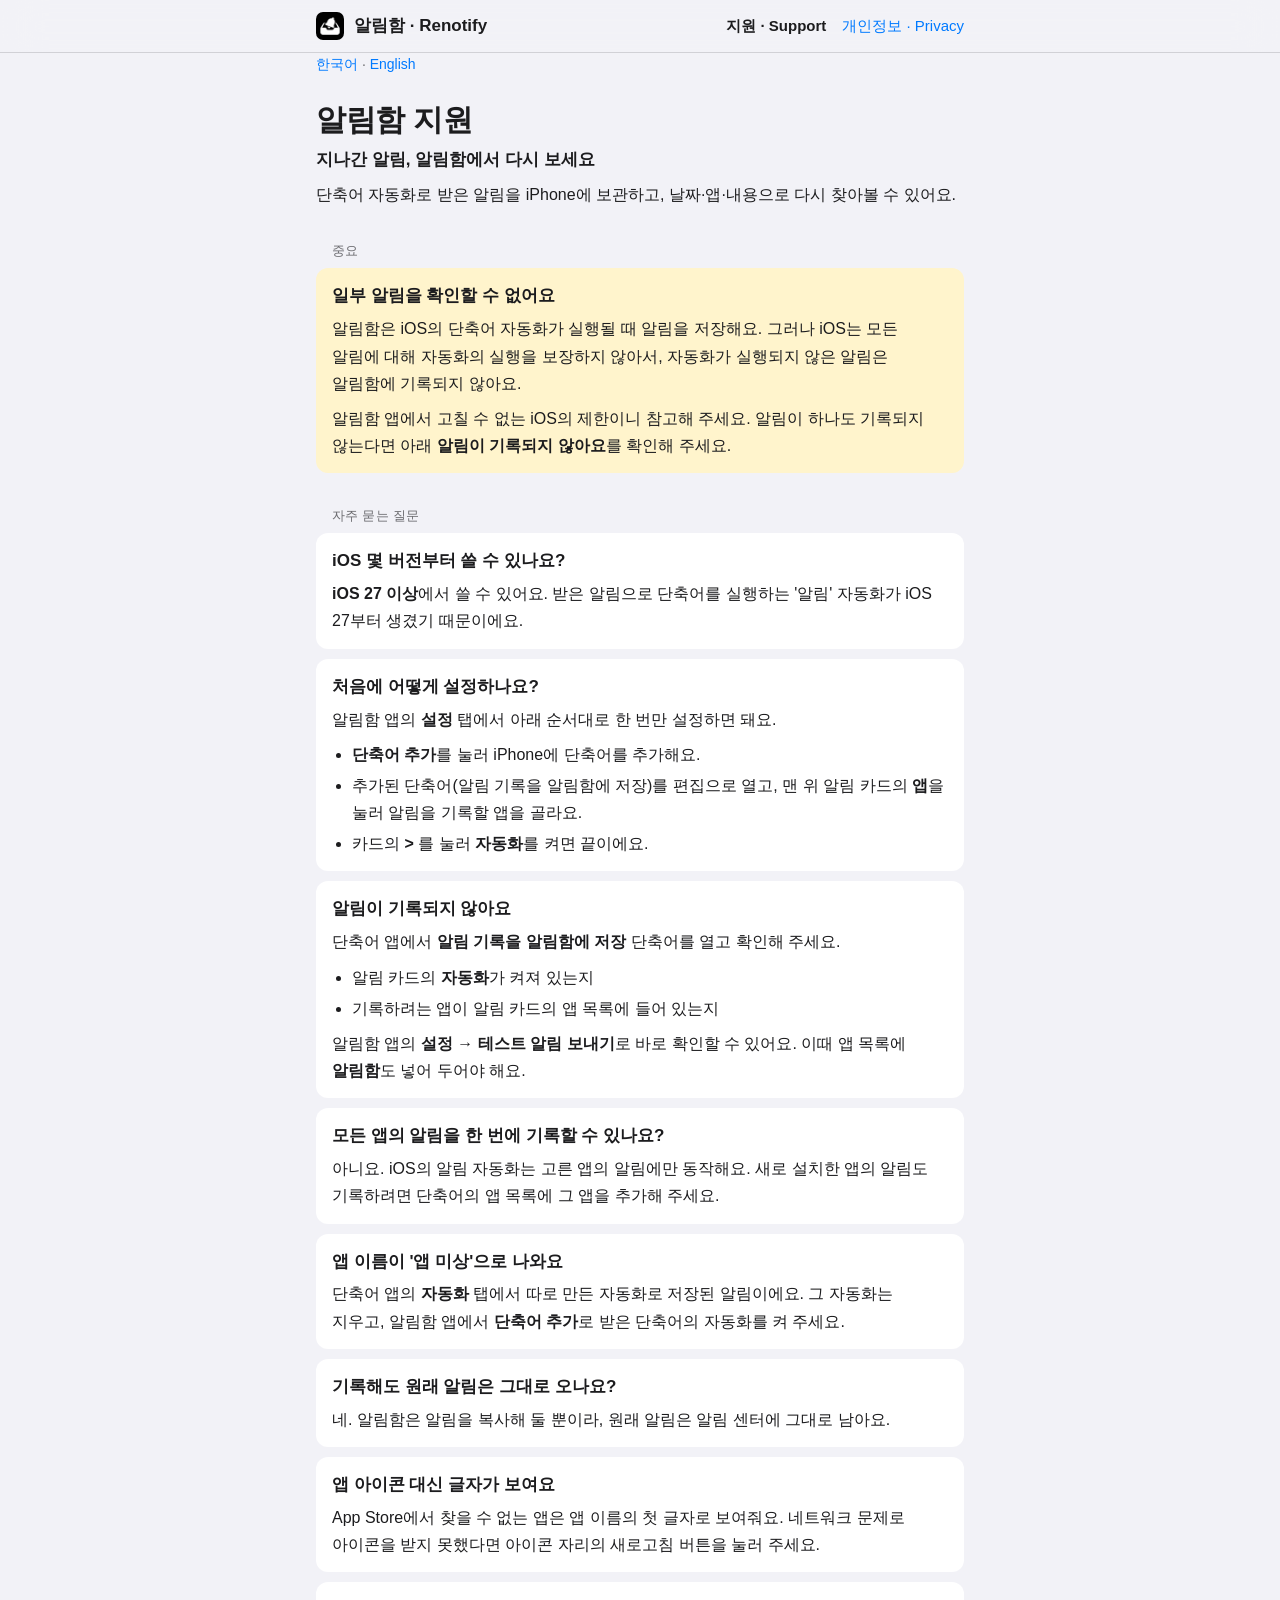
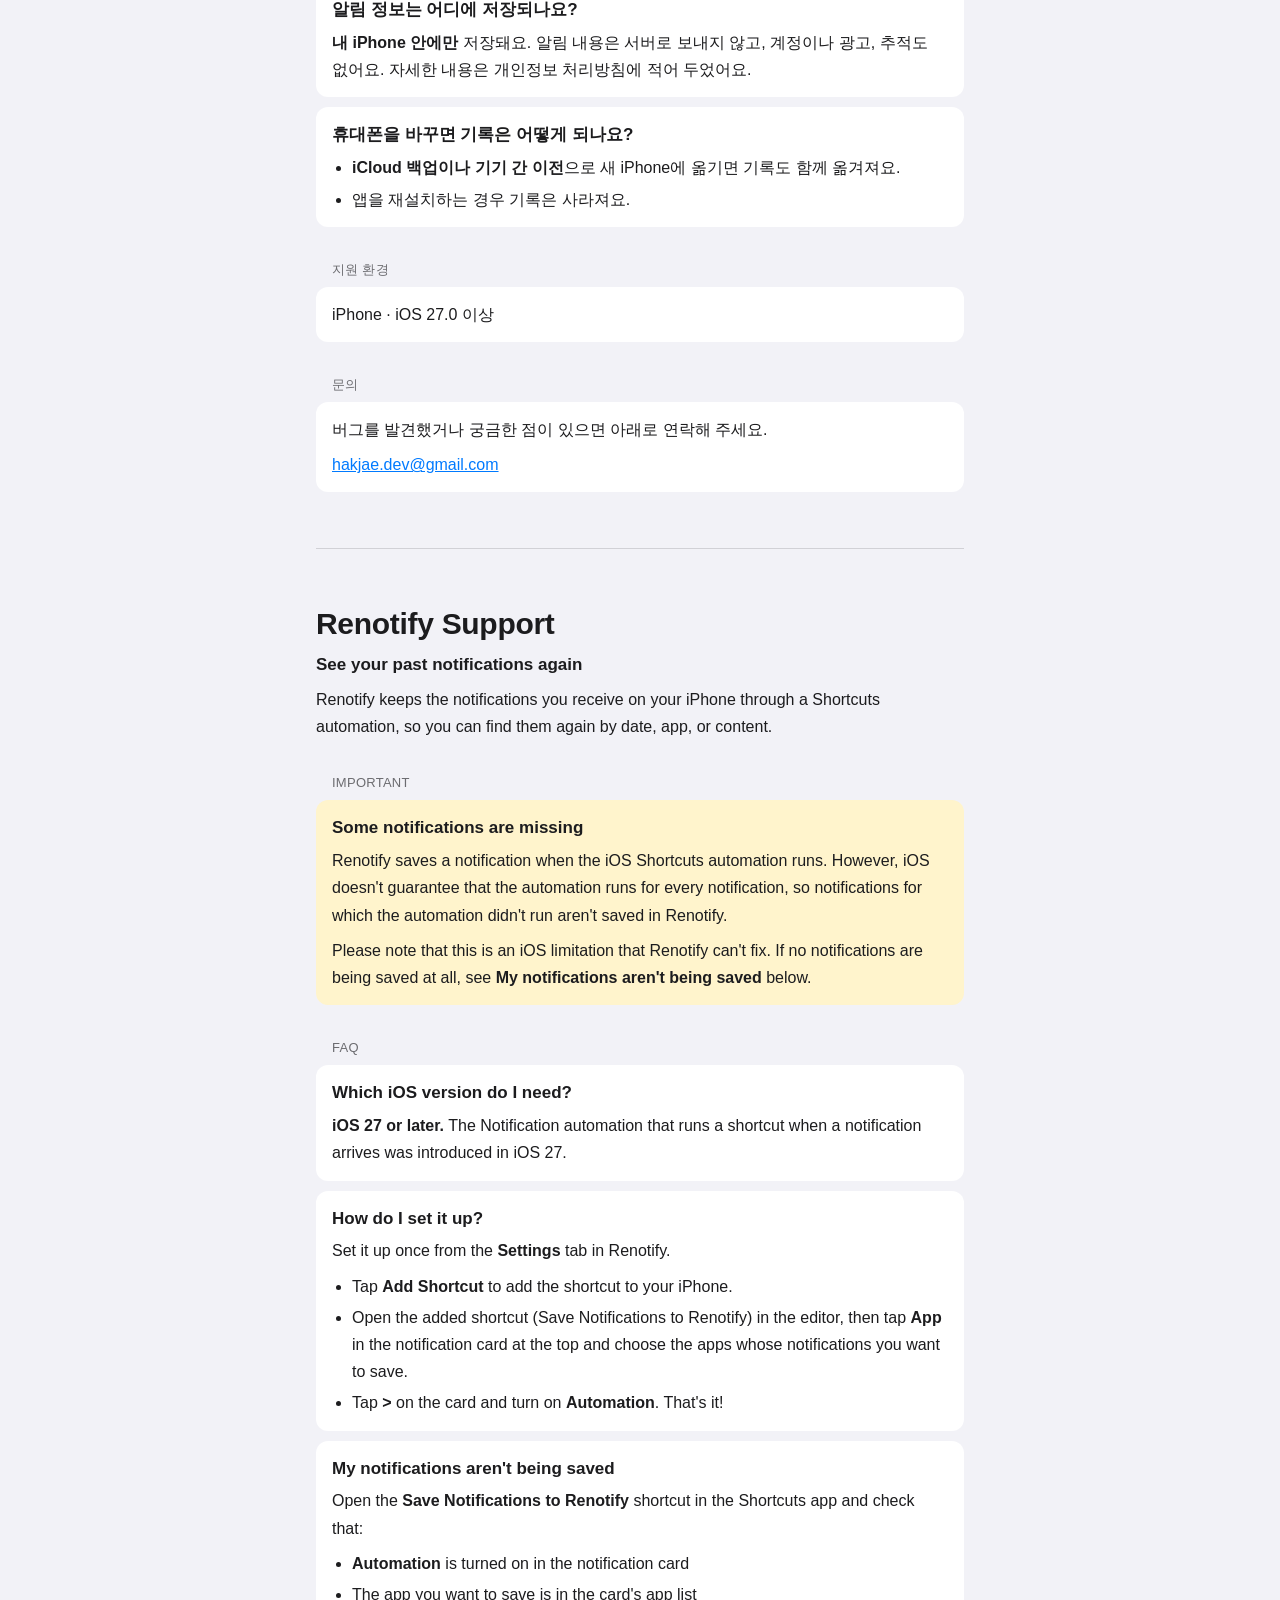
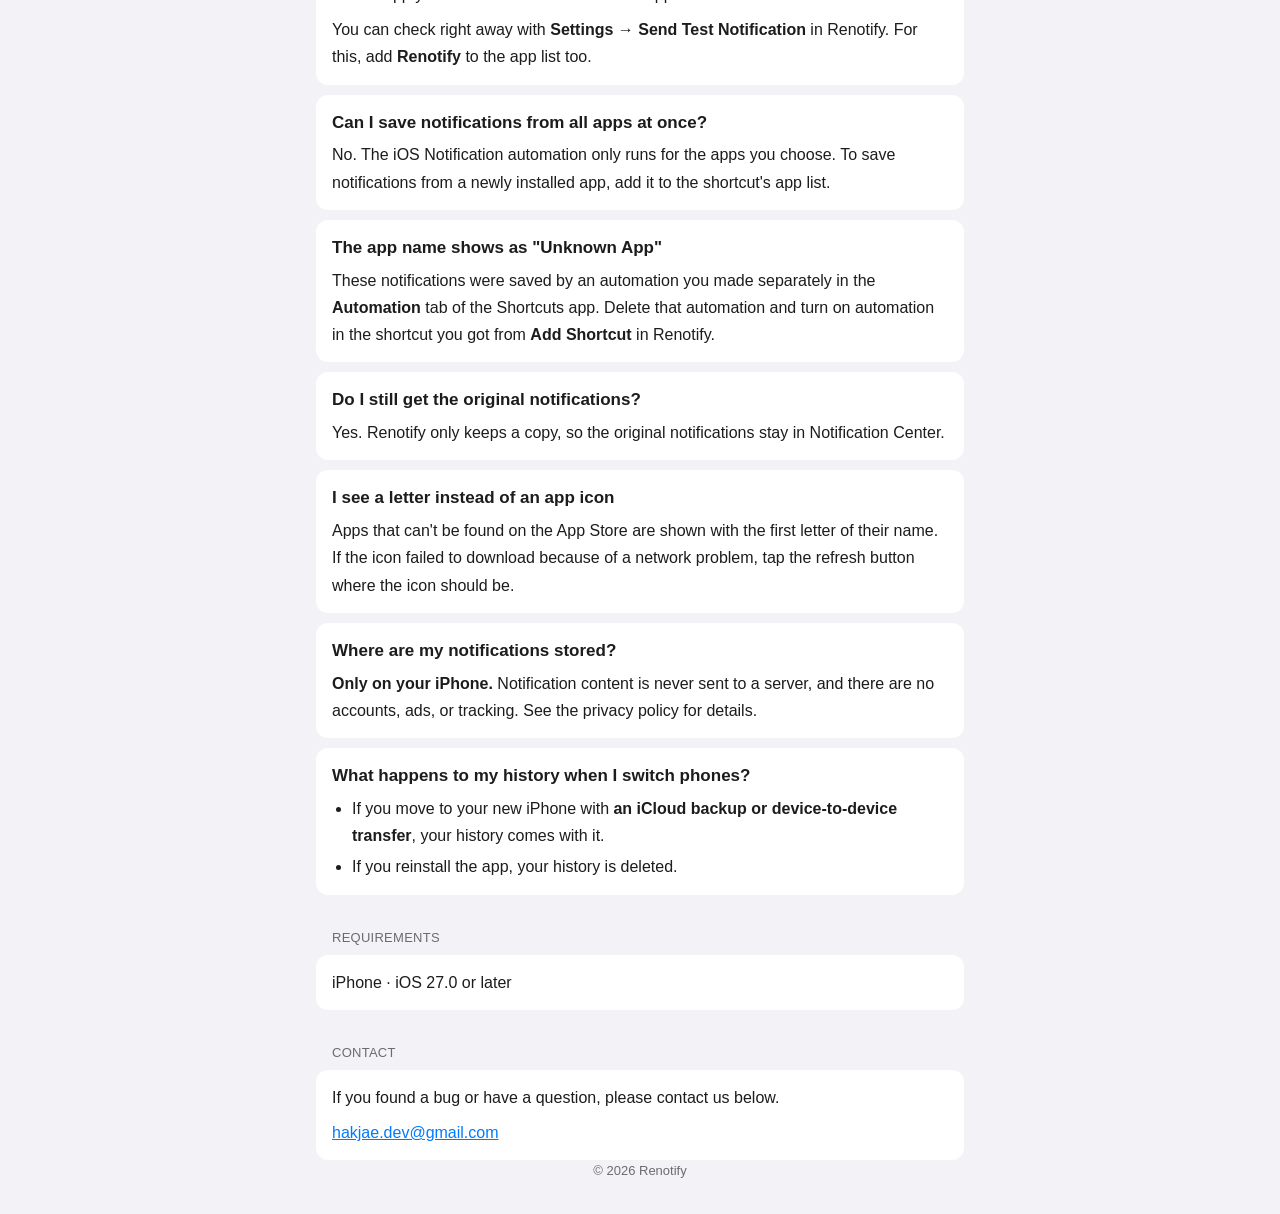
<file: index.html>
<!doctype html>
<html lang="ko">
<head>
<meta charset="utf-8">
<meta name="viewport" content="width=device-width, initial-scale=1">
<title>알림함 지원 · Renotify Support</title>
<meta name="description" content="알림함 앱 사용 중 자주 묻는 질문과 문의처 · FAQ and contact for Renotify">
<link rel="icon" href="logo.png">
<link rel="apple-touch-icon" href="logo.png">
<link rel="stylesheet" href="style.css?v=98f18f9c">
</head>
<body>
<header><div class="wrap">
<img src="logo.png" alt="">
<span class="name">알림함 · Renotify</span>
<nav><a href="index.html" aria-current="page">지원 · Support</a><a href="privacy.html">개인정보 · Privacy</a></nav>
</div></header>
<main class="wrap">
<p class="lang"><a href="#ko">한국어</a> · <a href="#en">English</a></p>
<h1 id="ko">알림함 지원</h1>
<p class="lead">지나간 알림, 알림함에서 다시 보세요</p>
<div class="intro"><p>단축어 자동화로 받은 알림을 iPhone에 보관하고, 날짜·앱·내용으로 다시 찾아볼 수 있어요.</p></div>
<h2>중요</h2>
<div class="card notice"><h3>일부 알림을 확인할 수 없어요</h3><p>알림함은 iOS의 단축어 자동화가 실행될 때 알림을 저장해요. 그러나 iOS는 모든 알림에 대해 자동화의 실행을 보장하지 않아서, 자동화가 실행되지 않은 알림은 알림함에 기록되지 않아요.</p>
<p>알림함 앱에서 고칠 수 없는 iOS의 제한이니 참고해 주세요. 알림이 하나도 기록되지 않는다면 아래 <strong>알림이 기록되지 않아요</strong>를 확인해 주세요.</p></div>
<h2>자주 묻는 질문</h2>
<div class="card"><h3>iOS 몇 버전부터 쓸 수 있나요?</h3><p><strong>iOS 27 이상</strong>에서 쓸 수 있어요. 받은 알림으로 단축어를 실행하는 '알림' 자동화가 iOS 27부터 생겼기 때문이에요.</p></div>
<div class="card"><h3>처음에 어떻게 설정하나요?</h3><p>알림함 앱의 <strong>설정</strong> 탭에서 아래 순서대로 한 번만 설정하면 돼요.</p>
<ul><li><strong>단축어 추가</strong>를 눌러 iPhone에 단축어를 추가해요.</li><li>추가된 단축어(알림 기록을 알림함에 저장)를 편집으로 열고, 맨 위 알림 카드의 <strong>앱</strong>을 눌러 알림을 기록할 앱을 골라요.</li><li>카드의 <strong>&gt;</strong> 를 눌러 <strong>자동화</strong>를 켜면 끝이에요.</li></ul></div>
<div class="card"><h3>알림이 기록되지 않아요</h3><p>단축어 앱에서 <strong>알림 기록을 알림함에 저장</strong> 단축어를 열고 확인해 주세요.</p>
<ul><li>알림 카드의 <strong>자동화</strong>가 켜져 있는지</li><li>기록하려는 앱이 알림 카드의 앱 목록에 들어 있는지</li></ul>
<p>알림함 앱의 <strong>설정 → 테스트 알림 보내기</strong>로 바로 확인할 수 있어요. 이때 앱 목록에 <strong>알림함</strong>도 넣어 두어야 해요.</p></div>
<div class="card"><h3>모든 앱의 알림을 한 번에 기록할 수 있나요?</h3><p>아니요. iOS의 알림 자동화는 고른 앱의 알림에만 동작해요. 새로 설치한 앱의 알림도 기록하려면 단축어의 앱 목록에 그 앱을 추가해 주세요.</p></div>
<div class="card"><h3>앱 이름이 '앱 미상'으로 나와요</h3><p>단축어 앱의 <strong>자동화</strong> 탭에서 따로 만든 자동화로 저장된 알림이에요. 그 자동화는 지우고, 알림함 앱에서 <strong>단축어 추가</strong>로 받은 단축어의 자동화를 켜 주세요.</p></div>
<div class="card"><h3>기록해도 원래 알림은 그대로 오나요?</h3><p>네. 알림함은 알림을 복사해 둘 뿐이라, 원래 알림은 알림 센터에 그대로 남아요.</p></div>
<div class="card"><h3>앱 아이콘 대신 글자가 보여요</h3><p>App Store에서 찾을 수 없는 앱은 앱 이름의 첫 글자로 보여줘요. 네트워크 문제로 아이콘을 받지 못했다면 아이콘 자리의 새로고침 버튼을 눌러 주세요.</p></div>
<div class="card"><h3>알림 정보는 어디에 저장되나요?</h3><p><strong>내 iPhone 안에만</strong> 저장돼요. 알림 내용은 서버로 보내지 않고, 계정이나 광고, 추적도 없어요. 자세한 내용은 개인정보 처리방침에 적어 두었어요.</p></div>
<div class="card"><h3>휴대폰을 바꾸면 기록은 어떻게 되나요?</h3><ul><li><strong>iCloud 백업이나 기기 간 이전</strong>으로 새 iPhone에 옮기면 기록도 함께 옮겨져요.</li><li>앱을 재설치하는 경우 기록은 사라져요.</li></ul></div>
<h2>지원 환경</h2>
<div class="card"><p>iPhone · iOS 27.0 이상</p></div>
<h2>문의</h2>
<div class="card"><p>버그를 발견했거나 궁금한 점이 있으면 아래로 연락해 주세요.</p>
<p><a href="mailto:hakjae.dev@gmail.com">hakjae.dev@gmail.com</a></p></div>
<hr>
<div lang="en">
<h1 id="en">Renotify Support</h1>
<p class="lead">See your past notifications again</p>
<div class="intro"><p>Renotify keeps the notifications you receive on your iPhone through a Shortcuts automation, so you can find them again by date, app, or content.</p></div>
<h2>Important</h2>
<div class="card notice"><h3>Some notifications are missing</h3><p>Renotify saves a notification when the iOS Shortcuts automation runs. However, iOS doesn't guarantee that the automation runs for every notification, so notifications for which the automation didn't run aren't saved in Renotify.</p>
<p>Please note that this is an iOS limitation that Renotify can't fix. If no notifications are being saved at all, see <strong>My notifications aren't being saved</strong> below.</p></div>
<h2>FAQ</h2>
<div class="card"><h3>Which iOS version do I need?</h3><p><strong>iOS 27 or later.</strong> The Notification automation that runs a shortcut when a notification arrives was introduced in iOS 27.</p></div>
<div class="card"><h3>How do I set it up?</h3><p>Set it up once from the <strong>Settings</strong> tab in Renotify.</p>
<ul><li>Tap <strong>Add Shortcut</strong> to add the shortcut to your iPhone.</li><li>Open the added shortcut (Save Notifications to Renotify) in the editor, then tap <strong>App</strong> in the notification card at the top and choose the apps whose notifications you want to save.</li><li>Tap <strong>&gt;</strong> on the card and turn on <strong>Automation</strong>. That's it!</li></ul></div>
<div class="card"><h3>My notifications aren't being saved</h3><p>Open the <strong>Save Notifications to Renotify</strong> shortcut in the Shortcuts app and check that:</p>
<ul><li><strong>Automation</strong> is turned on in the notification card</li><li>The app you want to save is in the card's app list</li></ul>
<p>You can check right away with <strong>Settings → Send Test Notification</strong> in Renotify. For this, add <strong>Renotify</strong> to the app list too.</p></div>
<div class="card"><h3>Can I save notifications from all apps at once?</h3><p>No. The iOS Notification automation only runs for the apps you choose. To save notifications from a newly installed app, add it to the shortcut's app list.</p></div>
<div class="card"><h3>The app name shows as "Unknown App"</h3><p>These notifications were saved by an automation you made separately in the <strong>Automation</strong> tab of the Shortcuts app. Delete that automation and turn on automation in the shortcut you got from <strong>Add Shortcut</strong> in Renotify.</p></div>
<div class="card"><h3>Do I still get the original notifications?</h3><p>Yes. Renotify only keeps a copy, so the original notifications stay in Notification Center.</p></div>
<div class="card"><h3>I see a letter instead of an app icon</h3><p>Apps that can't be found on the App Store are shown with the first letter of their name. If the icon failed to download because of a network problem, tap the refresh button where the icon should be.</p></div>
<div class="card"><h3>Where are my notifications stored?</h3><p><strong>Only on your iPhone.</strong> Notification content is never sent to a server, and there are no accounts, ads, or tracking. See the privacy policy for details.</p></div>
<div class="card"><h3>What happens to my history when I switch phones?</h3><ul><li>If you move to your new iPhone with <strong>an iCloud backup or device-to-device transfer</strong>, your history comes with it.</li><li>If you reinstall the app, your history is deleted.</li></ul></div>
<h2>Requirements</h2>
<div class="card"><p>iPhone · iOS 27.0 or later</p></div>
<h2>Contact</h2>
<div class="card"><p>If you found a bug or have a question, please contact us below.</p>
<p><a href="mailto:hakjae.dev@gmail.com">hakjae.dev@gmail.com</a></p></div>
</div>
</main>
<footer>© 2026 Renotify</footer>
</body>
</html>
</file>
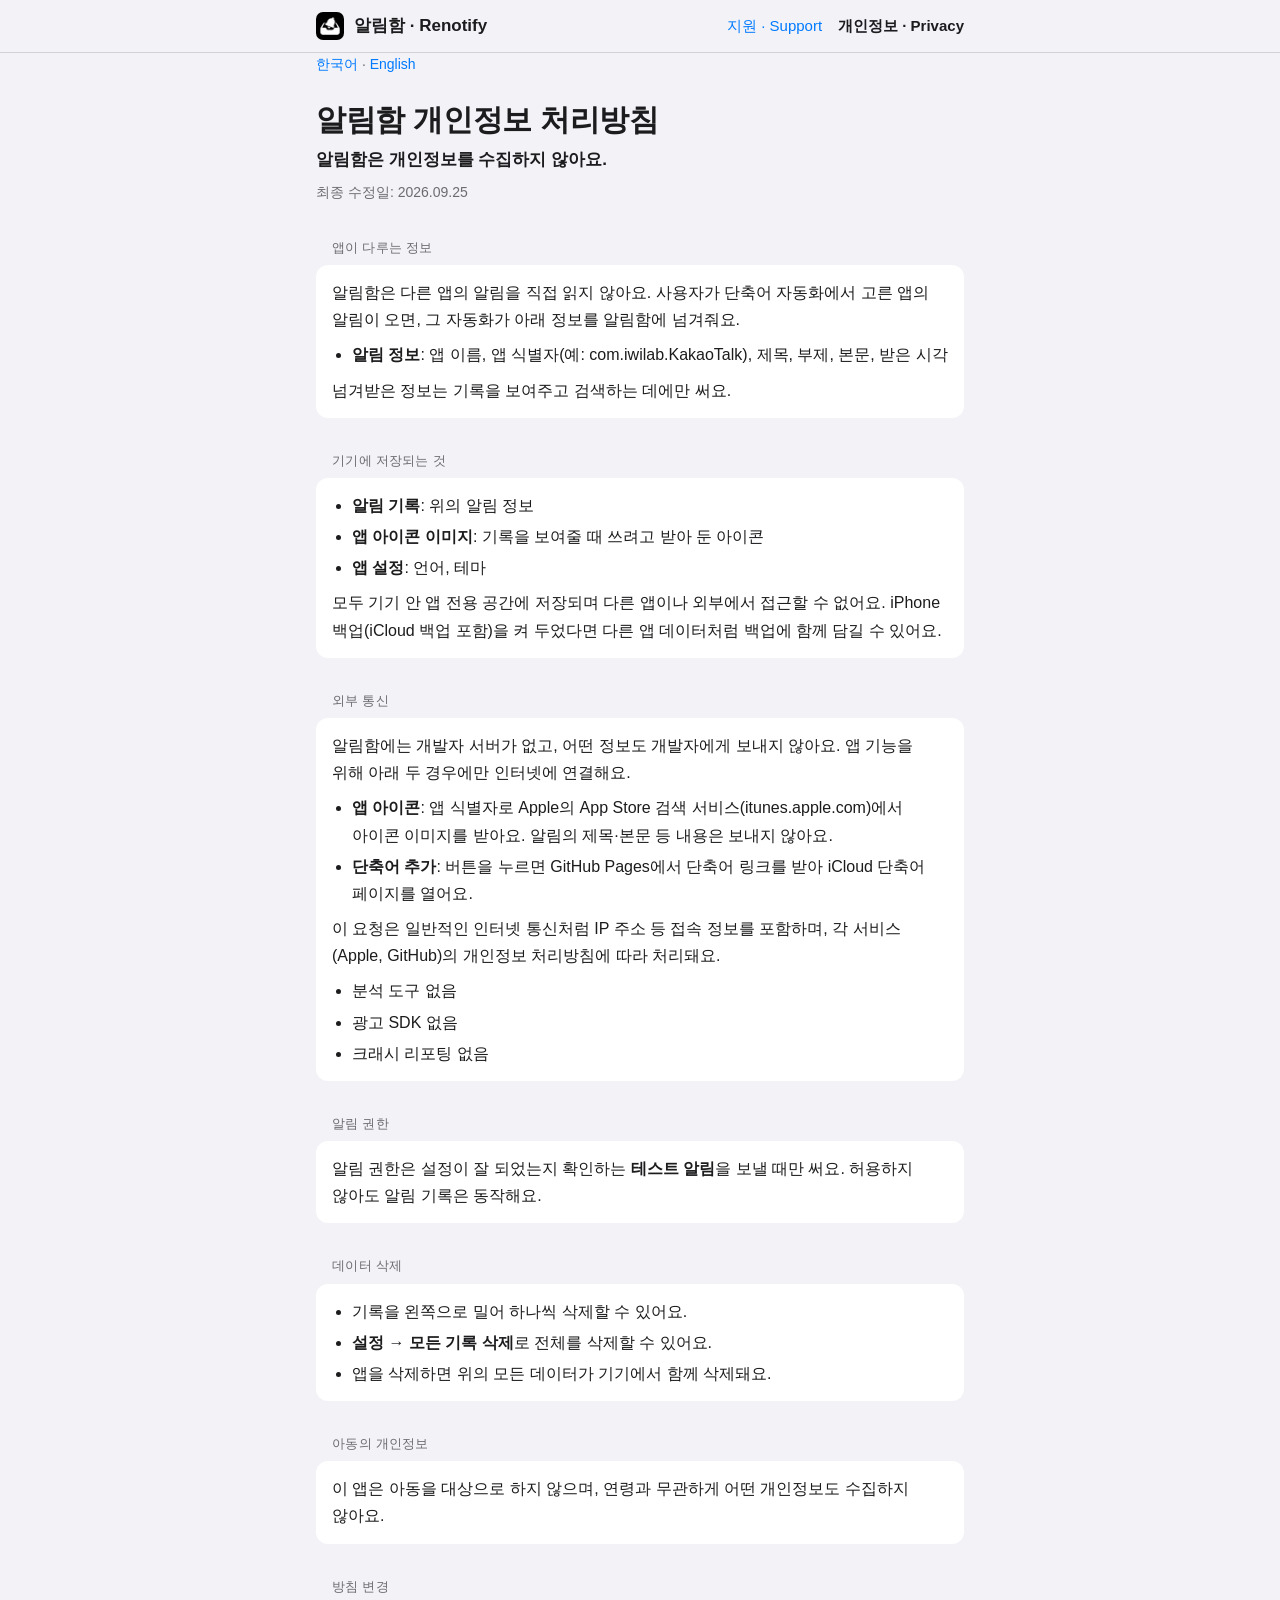
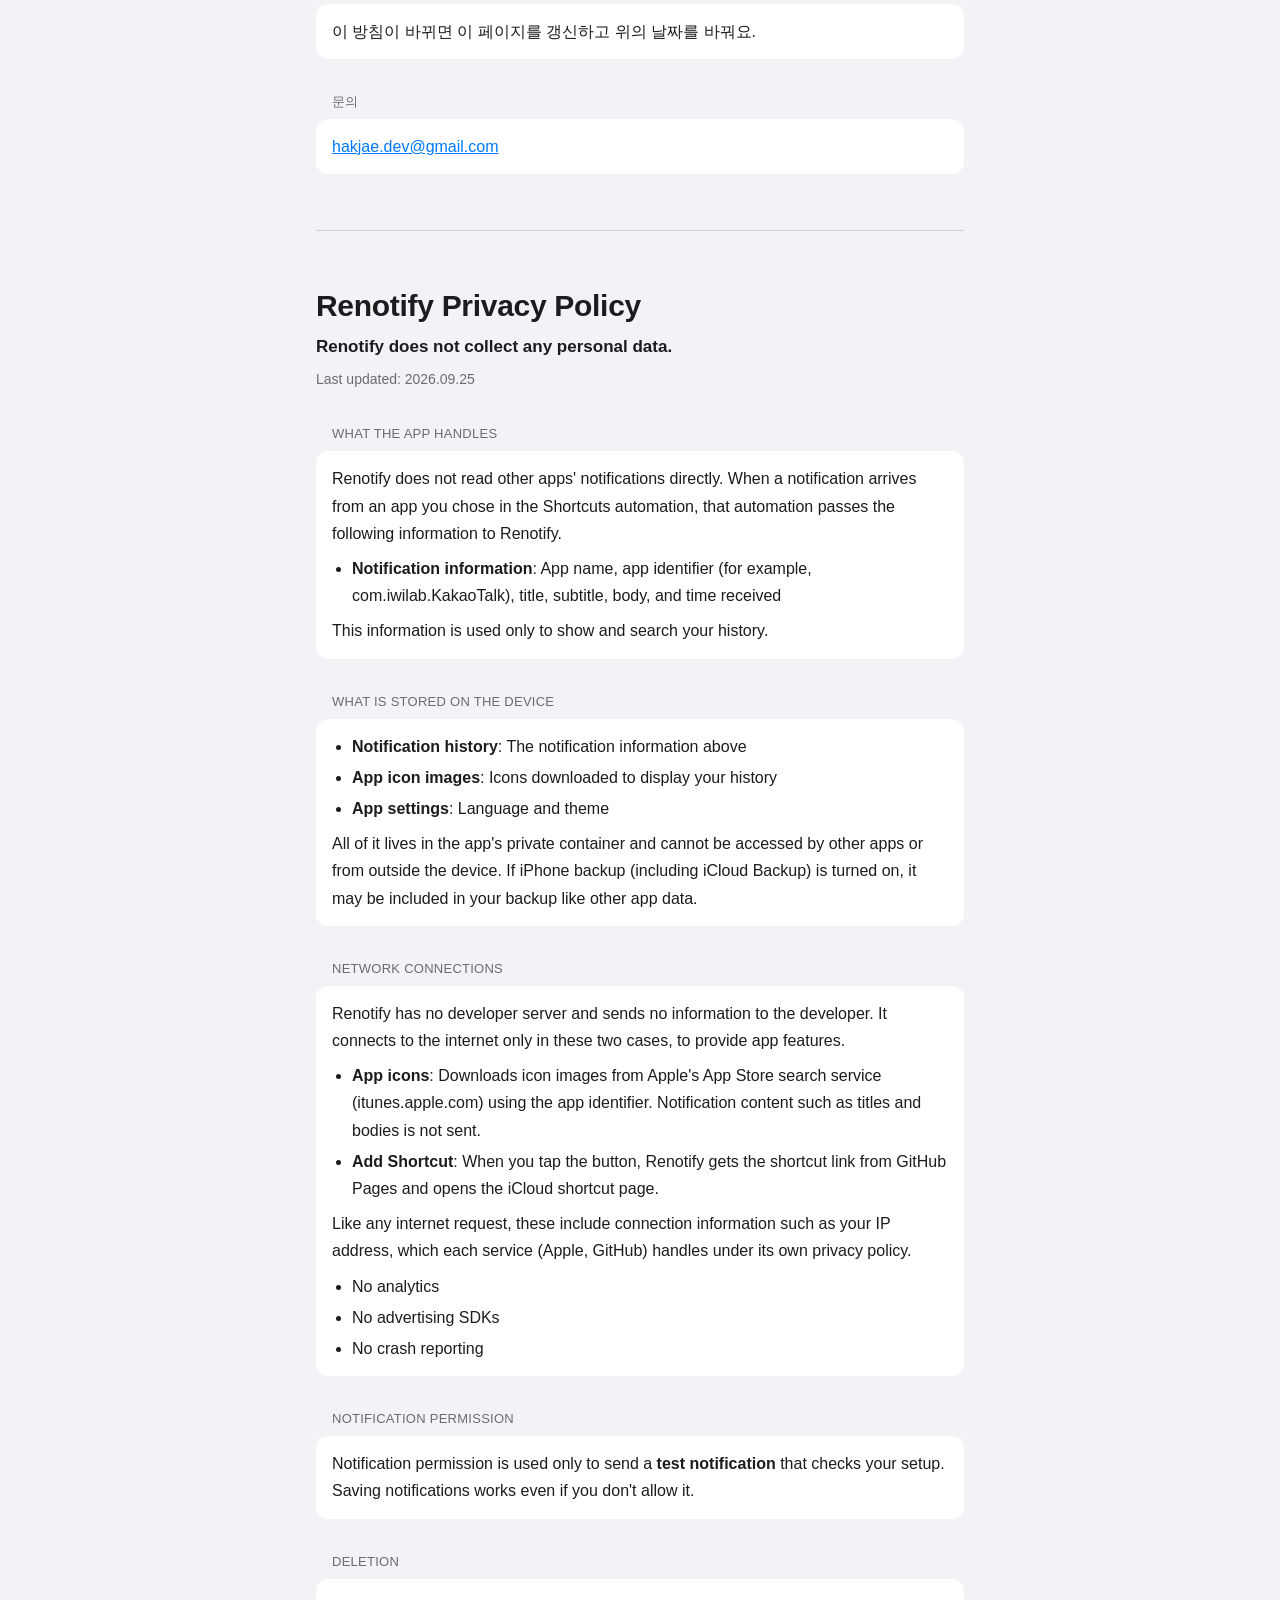
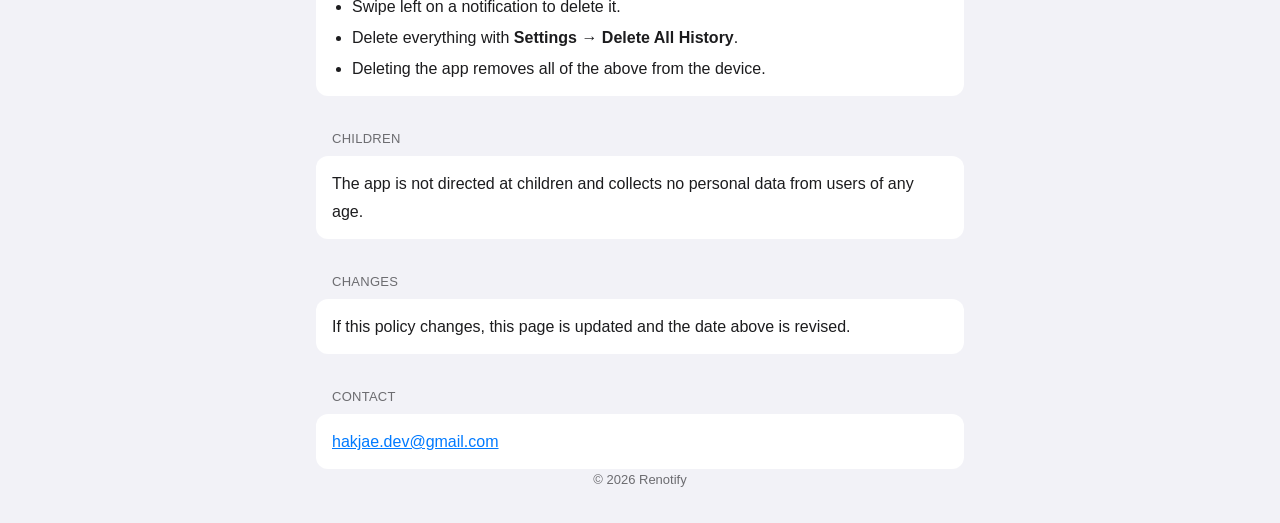
<file: privacy.html>
<!doctype html>
<html lang="ko">
<head>
<meta charset="utf-8">
<meta name="viewport" content="width=device-width, initial-scale=1">
<title>알림함 개인정보 처리방침 · Renotify Privacy Policy</title>
<meta name="description" content="알림함은 개인정보를 수집하지 않아요 · Renotify does not collect any personal data">
<link rel="icon" href="logo.png">
<link rel="apple-touch-icon" href="logo.png">
<link rel="stylesheet" href="style.css?v=98f18f9c">
</head>
<body>
<header><div class="wrap">
<img src="logo.png" alt="">
<span class="name">알림함 · Renotify</span>
<nav><a href="index.html">지원 · Support</a><a href="privacy.html" aria-current="page">개인정보 · Privacy</a></nav>
</div></header>
<main class="wrap">
<p class="lang"><a href="#ko">한국어</a> · <a href="#en">English</a></p>
<h1 id="ko">알림함 개인정보 처리방침</h1>
<p class="lead">알림함은 개인정보를 수집하지 않아요.</p>
<p class="meta">최종 수정일: 2026.09.25</p>
<h2>앱이 다루는 정보</h2>
<div class="card"><p>알림함은 다른 앱의 알림을 직접 읽지 않아요. 사용자가 단축어 자동화에서 고른 앱의 알림이 오면, 그 자동화가 아래 정보를 알림함에 넘겨줘요.</p>
<ul><li><strong>알림 정보</strong>: 앱 이름, 앱 식별자(예: com.iwilab.KakaoTalk), 제목, 부제, 본문, 받은 시각</li></ul>
<p>넘겨받은 정보는 기록을 보여주고 검색하는 데에만 써요.</p></div>
<h2>기기에 저장되는 것</h2>
<div class="card"><ul><li><strong>알림 기록</strong>: 위의 알림 정보</li><li><strong>앱 아이콘 이미지</strong>: 기록을 보여줄 때 쓰려고 받아 둔 아이콘</li><li><strong>앱 설정</strong>: 언어, 테마</li></ul>
<p>모두 기기 안 앱 전용 공간에 저장되며 다른 앱이나 외부에서 접근할 수 없어요. iPhone 백업(iCloud 백업 포함)을 켜 두었다면 다른 앱 데이터처럼 백업에 함께 담길 수 있어요.</p></div>
<h2>외부 통신</h2>
<div class="card"><p>알림함에는 개발자 서버가 없고, 어떤 정보도 개발자에게 보내지 않아요. 앱 기능을 위해 아래 두 경우에만 인터넷에 연결해요.</p>
<ul><li><strong>앱 아이콘</strong>: 앱 식별자로 Apple의 App Store 검색 서비스(itunes.apple.com)에서 아이콘 이미지를 받아요. 알림의 제목·본문 등 내용은 보내지 않아요.</li><li><strong>단축어 추가</strong>: 버튼을 누르면 GitHub Pages에서 단축어 링크를 받아 iCloud 단축어 페이지를 열어요.</li></ul>
<p>이 요청은 일반적인 인터넷 통신처럼 IP 주소 등 접속 정보를 포함하며, 각 서비스(Apple, GitHub)의 개인정보 처리방침에 따라 처리돼요.</p>
<ul><li>분석 도구 없음</li><li>광고 SDK 없음</li><li>크래시 리포팅 없음</li></ul></div>
<h2>알림 권한</h2>
<div class="card"><p>알림 권한은 설정이 잘 되었는지 확인하는 <strong>테스트 알림</strong>을 보낼 때만 써요. 허용하지 않아도 알림 기록은 동작해요.</p></div>
<h2>데이터 삭제</h2>
<div class="card"><ul><li>기록을 왼쪽으로 밀어 하나씩 삭제할 수 있어요.</li><li><strong>설정 → 모든 기록 삭제</strong>로 전체를 삭제할 수 있어요.</li><li>앱을 삭제하면 위의 모든 데이터가 기기에서 함께 삭제돼요.</li></ul></div>
<h2>아동의 개인정보</h2>
<div class="card"><p>이 앱은 아동을 대상으로 하지 않으며, 연령과 무관하게 어떤 개인정보도 수집하지 않아요.</p></div>
<h2>방침 변경</h2>
<div class="card"><p>이 방침이 바뀌면 이 페이지를 갱신하고 위의 날짜를 바꿔요.</p></div>
<h2>문의</h2>
<div class="card"><p><a href="mailto:hakjae.dev@gmail.com">hakjae.dev@gmail.com</a></p></div>
<hr>
<div lang="en">
<h1 id="en">Renotify Privacy Policy</h1>
<p class="lead">Renotify does not collect any personal data.</p>
<p class="meta">Last updated: 2026.09.25</p>
<h2>What the app handles</h2>
<div class="card"><p>Renotify does not read other apps' notifications directly. When a notification arrives from an app you chose in the Shortcuts automation, that automation passes the following information to Renotify.</p>
<ul><li><strong>Notification information</strong>: App name, app identifier (for example, com.iwilab.KakaoTalk), title, subtitle, body, and time received</li></ul>
<p>This information is used only to show and search your history.</p></div>
<h2>What is stored on the device</h2>
<div class="card"><ul><li><strong>Notification history</strong>: The notification information above</li><li><strong>App icon images</strong>: Icons downloaded to display your history</li><li><strong>App settings</strong>: Language and theme</li></ul>
<p>All of it lives in the app's private container and cannot be accessed by other apps or from outside the device. If iPhone backup (including iCloud Backup) is turned on, it may be included in your backup like other app data.</p></div>
<h2>Network connections</h2>
<div class="card"><p>Renotify has no developer server and sends no information to the developer. It connects to the internet only in these two cases, to provide app features.</p>
<ul><li><strong>App icons</strong>: Downloads icon images from Apple's App Store search service (itunes.apple.com) using the app identifier. Notification content such as titles and bodies is not sent.</li><li><strong>Add Shortcut</strong>: When you tap the button, Renotify gets the shortcut link from GitHub Pages and opens the iCloud shortcut page.</li></ul>
<p>Like any internet request, these include connection information such as your IP address, which each service (Apple, GitHub) handles under its own privacy policy.</p>
<ul><li>No analytics</li><li>No advertising SDKs</li><li>No crash reporting</li></ul></div>
<h2>Notification permission</h2>
<div class="card"><p>Notification permission is used only to send a <strong>test notification</strong> that checks your setup. Saving notifications works even if you don't allow it.</p></div>
<h2>Deletion</h2>
<div class="card"><ul><li>Swipe left on a notification to delete it.</li><li>Delete everything with <strong>Settings → Delete All History</strong>.</li><li>Deleting the app removes all of the above from the device.</li></ul></div>
<h2>Children</h2>
<div class="card"><p>The app is not directed at children and collects no personal data from users of any age.</p></div>
<h2>Changes</h2>
<div class="card"><p>If this policy changes, this page is updated and the date above is revised.</p></div>
<h2>Contact</h2>
<div class="card"><p><a href="mailto:hakjae.dev@gmail.com">hakjae.dev@gmail.com</a></p></div>
</div>
</main>
<footer>© 2026 Renotify</footer>
</body>
</html>
</file>
<file: style.css>
/* 알림함(Renotify) 지원 사이트. 앱처럼 애플 기본 앱 톤: 시스템 서체, 그룹 배경 위 흰 카드, 라이트/다크 자동 */

:root {
  color-scheme: light dark;
  --bg: #F2F2F7;
  --card: #FFFFFF;
  --text: #1C1C1E;
  --secondary: #6C6C70;
  --separator: #D1D1D6;
  --accent: #007AFF;
  --notice: #FFF4CC;
}
@media (prefers-color-scheme: dark) {
  :root {
    --bg: #000000;
    --card: #1C1C1E;
    --text: #F2F2F7;
    --secondary: #98989F;
    --separator: #38383A;
    --accent: #0A84FF;
    --notice: #3A3214;
  }
}

* { box-sizing: border-box; }

body {
  margin: 0;
  background: var(--bg);
  color: var(--text);
  font-family: -apple-system, BlinkMacSystemFont, "Apple SD Gothic Neo", "Pretendard", "Segoe UI", Roboto, sans-serif;
  font-size: 16px;
  line-height: 1.7;
  -webkit-text-size-adjust: 100%;
  word-break: keep-all;
  overflow-wrap: break-word;
}

.wrap { max-width: 680px; margin: 0 auto; padding: 0 16px; }

header {
  position: sticky; top: 0; z-index: 1;
  background: color-mix(in srgb, var(--bg) 85%, transparent);
  -webkit-backdrop-filter: blur(20px); backdrop-filter: blur(20px);
  border-bottom: 0.5px solid var(--separator);
}
header .wrap { display: flex; align-items: center; gap: 10px; min-height: 52px; }
header img { width: 28px; height: 28px; border-radius: 7px; }
header .name { font-weight: 600; font-size: 17px; }
header nav { margin-left: auto; display: flex; gap: 16px; font-size: 15px; }
header nav a { color: var(--accent); text-decoration: none; }
header nav a[aria-current="page"] { color: var(--text); font-weight: 600; }

main { padding: 28px 0 56px; }

.lang { font-size: 14px; color: var(--secondary); margin: 0 0 24px; }
.lang a { color: var(--accent); text-decoration: none; }

h1 { font-size: 30px; line-height: 1.25; margin: 0 0 8px; letter-spacing: -0.01em; }
h2 {
  font-size: 13px; font-weight: 400; text-transform: uppercase; letter-spacing: 0.02em;
  color: var(--secondary); margin: 32px 16px 6px;
}
h3 { font-size: 17px; margin: 0 0 4px; }

.lead { font-size: 17px; font-weight: 600; margin: 0 0 6px; }
.meta { color: var(--secondary); font-size: 14px; margin: 0 0 8px; }

section.card, .card {
  background: var(--card);
  border-radius: 12px;
  padding: 14px 16px;
}
.card + .card { margin-top: 10px; }
.card.notice { background: var(--notice); }
.card p { margin: 0; }
.card p + p, .card p + ul, .card ul + p { margin-top: 8px; }
.card ul { margin: 0; padding-left: 20px; }
.card li + li { margin-top: 4px; }

.intro p { margin: 0 0 4px; }

a { color: var(--accent); }

hr { border: 0; border-top: 0.5px solid var(--separator); margin: 56px 0; }

footer { color: var(--secondary); font-size: 13px; text-align: center; padding-bottom: 32px; }

/* 좁은 화면: 헤더 항목이 줄바꿈되지 않게 하고, 앵커(#ko, #en)로 이동한 제목이 고정 헤더에 가리지 않게 한다 */
header .name, header nav a { white-space: nowrap; }
[id] { scroll-margin-top: 68px; }
@media (max-width: 480px) {
  header .name { display: none; }
  header nav { gap: 14px; font-size: 14px; }
}
</file>
